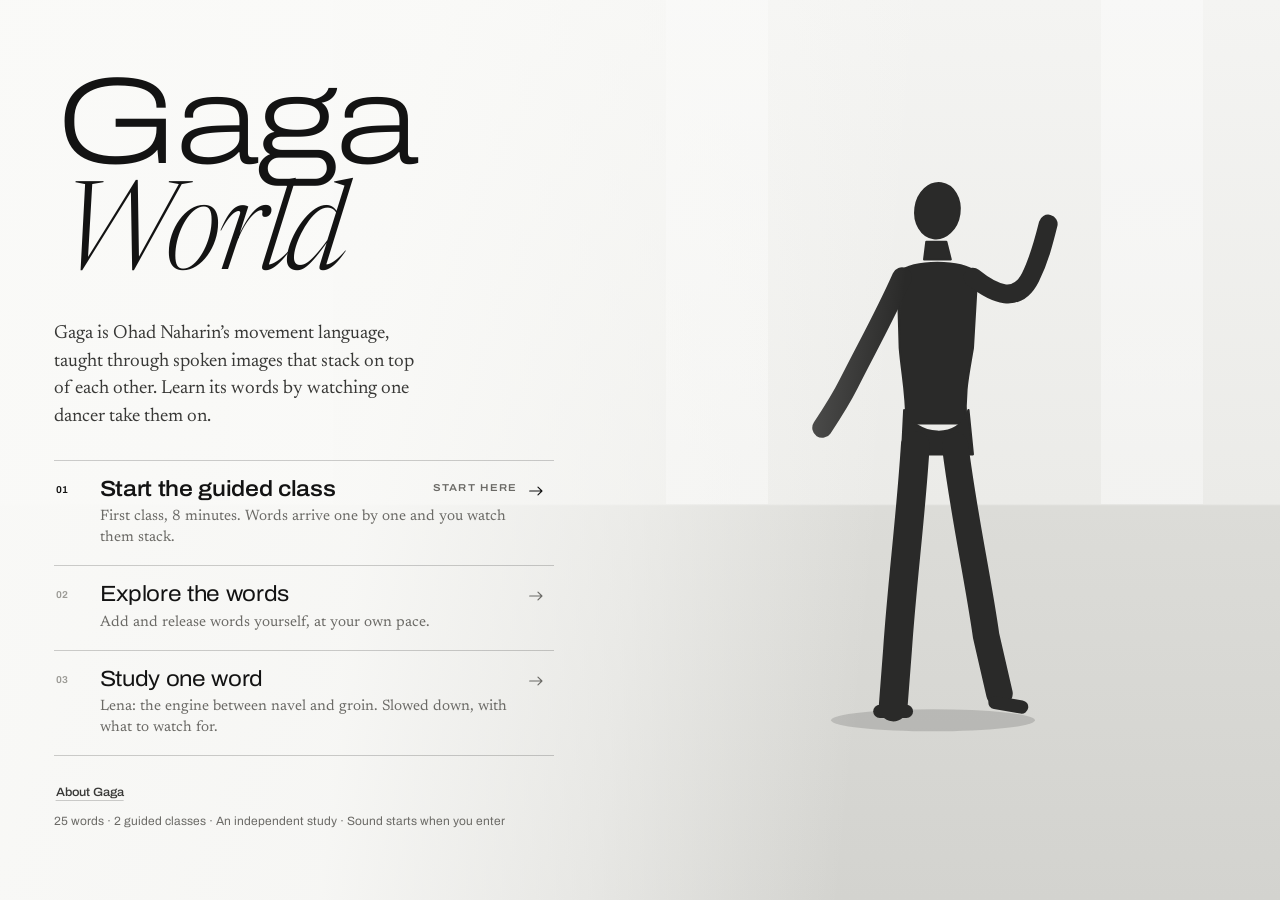
<file: dev/ui-test.html>
<!doctype html>
<html lang="en">
<head>
  <meta charset="utf-8">
  <title>UI test</title>
  <meta name="viewport" content="width=device-width, initial-scale=1, viewport-fit=cover">
  <link rel="preconnect" href="https://fonts.googleapis.com">
  <link rel="preconnect" href="https://fonts.gstatic.com" crossorigin>
  <link rel="stylesheet" href="https://fonts.googleapis.com/css2?family=Archivo:wdth,wght@62..125,100..900&family=Newsreader:ital,opsz,wght@0,6..72,300..600;1,6..72,300..600&display=swap">
  <link rel="stylesheet" href="../src/styles.css">
  <style>
    /* Static stand-in for the studio: a grey room and a dark figure, so composition can be judged. */
    .fake-stage { position: fixed; inset: 0; background: linear-gradient(180deg, #f4f4f2 0%, #ebebe8 56%, #dcdcd8 56.2%, #d3d3cf 100%); overflow: hidden; }
    .fake-stage::before { content: ''; position: absolute; left: 0; right: 0; top: 0; height: 56%; background: repeating-linear-gradient(90deg, transparent 0 18%, rgba(255,255,255,.55) 18% 26%, transparent 26% 34%); opacity: .7; }
    .fake-stage svg { position: absolute; left: 50%; top: 50%; height: 64vh; translate: -50% -50%; filter: blur(.4px); transition: left 1.1s cubic-bezier(.22,.61,.36,1), top 1.1s cubic-bezier(.22,.61,.36,1), height 1.1s cubic-bezier(.22,.61,.36,1); }
    .fake-stage .free { position: absolute; border: 1px dashed rgba(0,0,0,.18); display: none; }
    body.show-free .fake-stage .free { display: block; }
    #log { position: fixed; right: 8px; bottom: 8px; z-index: 99; font: 10px/1.3 ui-monospace, monospace; color: #555; display: none; }
  </style>
</head>
<body>
  <div class="fake-stage" aria-hidden="true">
    <div class="free"></div>
    <svg viewBox="0 0 120 260">
      <ellipse cx="60" cy="252" rx="46" ry="5" fill="rgba(0,0,0,.14)"/>
      <g fill="#2a2a29" stroke="#2a2a29" stroke-linecap="round" stroke-linejoin="round">
        <ellipse cx="62" cy="22" rx="10" ry="12.5" transform="rotate(8 62 22)"/>
        <path d="M57 36 L66 36 L68 44 L56 44 Z"/>
        <path d="M44 50 C52 44 72 44 80 50 L78 84 C76 96 74 104 75 118 L48 118 C48 104 46 96 45 84 Z"/>
        <path d="M47 112 C52 124 72 126 76 112 L78 132 L46 132 Z"/>
        <path d="M46 52 C38 70 30 84 22 100 C18 108 14 114 10 120" stroke-width="9" fill="none"/>
        <path d="M78 52 C88 60 98 64 104 52 C108 44 110 36 112 28" stroke-width="8.5" fill="none"/>
        <path d="M52 128 C50 160 46 190 44 220 L42 246" stroke-width="13" fill="none"/>
        <path d="M70 128 C74 160 80 186 84 214 L90 240" stroke-width="12" fill="none"/>
        <path d="M36 248 L48 248" stroke-width="6"/><path d="M88 244 L100 246" stroke-width="6"/>
      </g>
    </svg>
  </div>
  <div id="ui" class="ui"></div>
  <pre id="log"></pre>
  <script type="module">
    import { VOCAB, CLASS_SCRIPTS } from '../src/vocab.js';
    import { createUI } from '../src/ui/ui.js';
    import { createAudio } from '../src/ui/audio.js';

    const params = new URLSearchParams(location.search);
    if (params.get('free')) document.body.classList.add('show-free');
    const state = params.get('state') || 'entry';
    const log = (window.__log = []);
    const rec = (who, name, args) => log.push([who, name, ...args]);
    if (params.get('fresh') !== '0') { try { localStorage.removeItem('gaga-world:settings:v1'); localStorage.removeItem('gaga-world:coach:v1'); } catch {} }

    // ---- mock engine: same API as src/motion/engine.js, simple linear envelopes ----
    function createMockEngine(vocab) {
      const known = new Set(vocab.map((v) => v.id));
      const layers = new Map();
      const subs = new Map();
      let t = 0, accentT = 0;
      const emit = (e, p) => subs.get(e)?.forEach((cb) => cb(p));
      const list = () => [...layers.values()].sort((a, b) => a.addedAt - b.addedAt).map((L) => ({ ...L }));
      const api = {
        addPerformer(fig, o) { rec('engine', 'addPerformer', [o]); return 1; },
        removePerformer(id) { rec('engine', 'removePerformer', [id]); },
        setLayer(id, target) {
          rec('engine', 'setLayer', [id, target]);
          if (!known.has(id)) return;
          target = Math.min(1, Math.max(0, Number(target) || 0));
          let L = layers.get(id);
          if (!L) { if (target <= 0) return; L = { id, target: 0, value: 0, addedAt: t + layers.size * 1e-6 }; layers.set(id, L); }
          L.target = target;
          emit('layers', list());
        },
        toggleLayer(id, d = 0.7) {
          rec('engine', 'toggleLayer', [id]);
          const L = layers.get(id);
          api.setLayer(id, L && L.target > 0 ? 0 : d);
        },
        releaseAll() { rec('engine', 'releaseAll', []); for (const L of layers.values()) L.target = 0; emit('layers', list()); },
        getLayers: list,
        accent(id) { rec('engine', 'accent', [id]); accentT = 1; },
        getActivity() {
          let e = 0; for (const L of layers.values()) e += L.value * 0.45;
          e = Math.min(1, 0.12 + e + accentT * 0.5);
          return { regions: { center: e, pelvis: e, spine: e, arms: e, hands: e, legs: e, feet: e, head: e, flesh: e }, energy: e, tempo: 0.4 + e, dominant: list().slice(-1)[0]?.id || null };
        },
        getGlowPoints() { return []; },
        getFleshParams() { return { gain: 0.5, stiffness: 1, damping: 0.5 }; },
        update(dt) {
          t += dt; accentT = Math.max(0, accentT - dt * 1.5);
          for (const [id, L] of layers) {
            const rate = L.value < L.target ? dt / 1.3 : dt / 2.2;
            L.value = L.value < L.target ? Math.min(L.target, L.value + rate) : Math.max(L.target, L.value - rate);
            if (L.target <= 0 && L.value <= 0.0005) { layers.delete(id); emit('layers', list()); }
          }
        },
        on(e, cb) { if (!subs.has(e)) subs.set(e, new Set()); subs.get(e).add(cb); return () => subs.get(e).delete(cb); },
      };
      return api;
    }

    function createMockCameras() {
      const subs = new Set(), studySubs = new Set();
      const modes = ['orbit', 'walk', 'join', 'director'];
      const cam = {
        mode: 'orbit',
        studyViews: [['three', 'Three-quarter'], ['front', 'Front'], ['side', 'Side'], ['back', 'Back'], ['overhead', 'Overhead'], ['hands', 'Hands'], ['feet', 'Feet'], ['spine', 'Spine'], ['pelvis', 'Pelvis']].map(([id, label]) => ({ id, label })),
        study(v) { rec('cameras', 'study', [v]); if (cam.mode !== 'orbit') { cam.mode = 'orbit'; subs.forEach((cb) => cb('orbit')); } studySubs.forEach((cb) => cb(v)); },
        setMode(m) { rec('cameras', 'setMode', [m]); if (!modes.includes(m)) return; cam.mode = m; subs.forEach((cb) => cb(m)); },
        cycle() { rec('cameras', 'cycle', []); cam.setMode(modes[(modes.indexOf(cam.mode) + 1) % modes.length]); },
        focus(b) { rec('cameras', 'focus', [b]); },
        update() {},
        // Mock framing: centre the stand-in dancer in the area the UI leaves free, as the real camera will.
        setInsets(ins) {
          rec('cameras', 'setInsets', [ins.top, ins.right, ins.bottom, ins.left]);
          const W = innerWidth, H = innerHeight, svg = document.querySelector('.fake-stage svg'), box = document.querySelector('.fake-stage .free');
          const x0 = ins.left, x1 = W - ins.right, y0 = ins.top, y1 = H - ins.bottom;
          const h = Math.max(120, Math.min(H * 0.64, (y1 - y0) * 0.9));
          Object.assign(svg.style, { left: `${(x0 + x1) / 2}px`, top: `${(y0 + y1) / 2}px`, height: `${h}px` });
          Object.assign(box.style, { left: `${x0}px`, top: `${y0}px`, width: `${x1 - x0}px`, height: `${y1 - y0}px` });
        },
        on(e, cb) { if (e === 'mode') subs.add(cb); if (e === 'study') studySubs.add(cb); },
      };
      return cam;
    }

    // Mock of the integrator's app object (src/main.js): dancer-time controls.
    function createMockApp(cameras, vocab) {
      const app = {
        speed: 1, paused: false, trails: false,
        setSpeed(x) { rec('app', 'setSpeed', [x]); app.speed = [0.25, 0.5, 1].includes(x) ? x : 1; },
        setPaused(p) { rec('app', 'setPaused', [!!p]); app.paused = !!p; },
        step() { rec('app', 'step', []); app.paused = true; app._step = (app._step || 0) + 1 / 30; },
        setTrails(on) { rec('app', 'setTrails', [!!on]); app.trails = !!on; },
        study(v) { rec('app', 'study', [v]); cameras.study(v); },
        show(id) {
          rec('app', 'show', [id]);
          const v = vocab.find((w) => w.id === id); if (!v) return null;
          const p = v.show || { view: 'three', speed: 1 };
          app.speed = p.speed; app.paused = false; app.trails = !!p.trails; cameras.study(p.view);
          return p;
        },
      };
      return app;
    }

    const wrap = (who, obj) => new Proxy(obj, {
      get(target, key) {
        const v = target[key];
        if (typeof v !== 'function' || key === 'update') return v;
        return (...args) => { rec(who, String(key), args.map((a) => (typeof a === 'string' || typeof a === 'number' || typeof a === 'boolean' ? a : typeof a))); return v.apply(target, args); };
      },
    });

    const engine = createMockEngine(VOCAB);
    const cameras = createMockCameras();
    const figures = [0, 1].map((i) => ({ setMaterial: (m) => rec('figure' + i, 'setMaterial', [m]) }));
    const post = { setQuality: (q) => rec('post', 'setQuality', [q]) };
    const studio = { setQuality: (q) => rec('studio', 'setQuality', [q]) };
    const audio = wrap('audio', createAudio());
    const app = createMockApp(cameras, VOCAB);

    const ui = createUI({ vocab: VOCAB, scripts: CLASS_SCRIPTS, engine, cameras, audio, figures, post, studio, app });
    ui.on('settings', (s, key) => rec('ui', 'settings', [key, String(s[key])]));
    ui.on('enter', () => rec('ui', 'enter', []));
    window.__ui = ui; window.__engine = engine; window.__cameras = cameras; window.__app = app;

    const sim = (seconds, step = 0.05) => {
      for (let s = 0; s < seconds; s += step) { ui.update(step); engine.update(step, s); }
    };

    // ---- staged states for screenshots ----
    const stage = {
      entry() {},
      explore() { ui.begin('explore'); },
      coach2() { ui.begin('explore'); setTimeout(() => document.querySelector('.word[data-id="lena"] .word-btn').click(), 1200); },
      empty() { ui.enter(); },
      study() { ui.begin('study'); sim(1.5); },
      layers() {
        ui.enter();
        engine.setLayer('float', 0.62); sim(1.2);
        engine.setLayer('lena', 0.8); sim(1.4);
        engine.setLayer('snake', 0.5); sim(0.9);
        ui.openCard(params.get('card') || 'lena');
      },
      releasing() {
        ui.enter();
        engine.setLayer('float', 0.6); engine.setLayer('lunas', 0.7); engine.setLayer('shake', 0.9); engine.setLayer('thick', 0.4); sim(3);
        setTimeout(() => engine.setLayer('lunas', 0), Number(params.get('at') || 2300));
      },
      teach() {
        ui.begin('class');
        const until = Number(params.get('t') || 96);
        for (let s = 0; s < until; s += 0.25) { ui.update(0.25); engine.update(0.25, s); }
      },
      countdown() {
        ui.begin('class');
        for (let s = 0; s < 450; s += 0.25) { ui.update(0.25); engine.update(0.25, s); }
        let n = 0;
        const iv = setInterval(() => { ui.update(0.25); engine.update(0.25, 0); if (++n > 44) clearInterval(iv); }, 60);
      },
      settings() { ui.enter(); engine.setLayer('float', 0.6); sim(2); ui.openPanel('settings'); },
      views() { ui.enter(); engine.setLayer('float', 0.6); sim(2); ui.openPanel('views'); },
      classes() { ui.enter(); ui.openPanel('classes'); },
      about() { ui.enter(); ui.openPanel('about'); },
      'entry-about'() { ui.openPanel('about'); },
      help() { ui.enter(); ui.openPanel('help'); },
      more() {
        ui.enter();
        engine.setLayer('float', 0.6); engine.setLayer('groove', 0.7); engine.setLayer('explosive', 0.5); sim(2.5);
        ui.setMore(true);
        setTimeout(() => ui.preview(params.get('pv') || 'groove'), 900);
      },
      accent() { ui.enter(); engine.setLayer('float', 0.6); engine.setLayer('explosive', 0.6); sim(2); ui.openCard('explosive'); },
      hidden() { ui.enter(); engine.setLayer('float', 0.6); sim(1); ui.setHidden(true); },
      map() { ui.enter(); engine.setLayer('lena', 0.7); engine.setLayer('snake', 0.5); sim(2); document.querySelector('.sb-btn[aria-label="Sensation map"]').click(); },
      join() { ui.enter(); engine.setLayer('float', 0.6); sim(1); cameras.setMode('join'); },
      release() {
        ui.begin('class');
        for (let s = 0; s < Number(params.get('t') || 85); s += 0.25) { ui.update(0.25); engine.update(0.25, s); }
      },
    };
    (stage[state] || stage.entry)();

    let last = performance.now();
    function frame(now) {
      const dt = Math.min(Math.max((now - last) / 1000, 0), 1 / 20);
      last = now;
      ui.update(dt);
      const ddt = app.paused ? (app._step || 0) : dt * app.speed; app._step = 0;
      engine.update(ddt, now / 1000);
      audio.update(dt, engine.getActivity(), engine.getLayers());
      requestAnimationFrame(frame);
    }
    requestAnimationFrame(frame);
    if (params.get('log')) { const el = document.getElementById('log'); el.style.display = 'block'; setInterval(() => { el.textContent = log.slice(-14).map((r) => r.join(' ')).join('\n'); }, 300); }
  </script>
</body>
</html>
</file>
<file: src/styles.css>
/* Gaga World: interface styles. OWNER: builder D.
   One light world: ink on paper, a few warm and cool greys, translucent paper surfaces over the studio.
   Type: Archivo (variable width; active words widen as the body takes them on) and Newsreader (cues and reading).
   Layout: left column = what is happening, right column = what you can do, bottom centre = how you watch.
   The middle of the frame stays clear for the dancer. */

:root {
  --paper: #fbfbfa;
  --glass: rgba(249, 249, 247, 0.74);
  --glass-hi: rgba(251, 251, 250, 0.92);
  --ink: #131313;
  --ink-2: #383836;
  --ink-3: #6b6a66;
  --ink-4: #9c9b96;
  --ink-5: #c8c7c2;
  --rule: rgba(19, 19, 19, 0.1);
  --rule-2: rgba(19, 19, 19, 0.2);
  --wash: rgba(19, 19, 19, 0.05);
  --halo: rgba(251, 251, 250, 0.92);

  --sans: 'Archivo', 'Helvetica Neue', Helvetica, Arial, sans-serif;
  --serif: 'Newsreader', 'Iowan Old Style', 'Palatino Linotype', Georgia, serif;

  /* Type scale */
  --fs-micro: 10px;
  --fs-small: 12px;
  --fs-ui: 13px;
  --fs-body: 15px;
  --fs-word: 15px;
  --fs-read: 15.5px;
  --fs-lead: 18px;
  --fs-h2: 40px;

  --ease: cubic-bezier(0.22, 0.61, 0.36, 1);
  --ease-out: cubic-bezier(0.16, 1, 0.3, 1);
  --t-slow: 640ms;
  --t-med: 360ms;
  --t-fast: 180ms;

  --gl: max(28px, env(safe-area-inset-left, 0px));
  --gr: max(28px, env(safe-area-inset-right, 0px));
  --gt: max(20px, env(safe-area-inset-top, 0px));
  --gb: max(20px, env(safe-area-inset-bottom, 0px));
  --top-h: 44px;
  --col-top: calc(var(--gt) + var(--top-h) + 14px);
  --col-bottom: calc(var(--gb) + var(--sb-h, 52px) + 14px);
  --col-l: 316px;
  --col-r: 304px;
  --card-w: 364px;
  --radius: 10px;
  --shadow: inset 0 1px 0 rgba(255, 255, 255, 0.75), 0 0 0 1px rgba(19, 19, 19, 0.06), 0 22px 50px -30px rgba(19, 19, 19, 0.32), 0 2px 8px -4px rgba(19, 19, 19, 0.1);
  --blur: blur(22px) saturate(1.08);
  color-scheme: light;
}

*, *::before, *::after { box-sizing: border-box; }
html, body {
  margin: 0;
  height: 100%;
  overflow: hidden;
  background: #e8e8e5;
  color: var(--ink);
  font-family: var(--sans);
  -webkit-font-smoothing: antialiased;
  -moz-osx-font-smoothing: grayscale;
}
#stage { position: fixed; inset: 0; width: 100%; height: 100%; display: block; outline: none; touch-action: none; }
button { font: inherit; color: inherit; background: none; border: 0; margin: 0; padding: 0; cursor: pointer; -webkit-tap-highlight-color: transparent; }
button:disabled { cursor: default; opacity: 0.35; }
a { color: inherit; }
ul, ol { margin: 0; padding: 0; }

.ui :where(button, a, input, [tabindex]):focus { outline: none; }
.ui :where(button, a, input):focus-visible { outline: 1.5px solid var(--ink); outline-offset: 2px; border-radius: 6px; }

/* ---------------------------------------------------------------------------------------------
   Root layer and shared parts
   --------------------------------------------------------------------------------------------- */

.ui { position: fixed; inset: 0; z-index: 10; pointer-events: none; font-size: var(--fs-ui); line-height: 1.4; }
.chrome > * { pointer-events: auto; }
.panel, .pop, .sheet-modal, .preview, .toast, .show-ui, .top-actions, .coach {
  background: var(--glass);
  -webkit-backdrop-filter: var(--blur);
  backdrop-filter: var(--blur);
  box-shadow: var(--shadow);
}
.eyebrow {
  margin: 0;
  font-size: var(--fs-micro);
  font-weight: 600;
  font-stretch: 112%;
  letter-spacing: 0.13em;
  text-transform: uppercase;
  line-height: 1.3;
  color: var(--ink-3);
}
.eyebrow.ink { color: var(--ink); }
.ico-wrap { display: inline-grid; place-items: center; flex: none; }
.ico { width: 18px; height: 18px; fill: none; stroke: currentColor; stroke-width: 1.3; stroke-linecap: round; stroke-linejoin: round; overflow: visible; }
.ico .f { fill: currentColor; stroke: none; }
.ico .f2 { fill: currentColor; fill-opacity: 0.22; }

.ui.is-pre .chrome > :not(.about):not(.scrim) { opacity: 0 !important; visibility: hidden !important; transition: none !important; }
.chrome > * { transition: opacity var(--t-slow) var(--ease), visibility 0s linear 0s; }
.ui.is-hidden .chrome > * { opacity: 0 !important; visibility: hidden; pointer-events: none; transition: opacity 500ms var(--ease), visibility 0s linear 500ms; }

@keyframes rise { from { opacity: 0; transform: translateY(10px); } to { opacity: 1; transform: none; } }
@keyframes drop { from { opacity: 0; transform: translateY(-8px); } to { opacity: 1; transform: none; } }
@keyframes side-in-l { from { opacity: 0; transform: translateX(-10px); } to { opacity: 1; transform: none; } }
@keyframes side-in-r { from { opacity: 0; transform: translateX(10px); } to { opacity: 1; transform: none; } }
.ui.is-entering .topbar { animation: drop 900ms var(--ease-out) 300ms both; }
.ui.is-entering .stack { animation: side-in-l 1s var(--ease-out) 550ms both; }
.ui.is-entering .rail { animation: side-in-r 1s var(--ease-out) 450ms both; }
.ui.is-entering .studybar { animation: rise 1s var(--ease-out) 650ms both; }

/* Buttons */
.btn {
  display: inline-flex; align-items: center; justify-content: center; gap: 8px;
  height: 38px; padding: 0 16px; border-radius: 19px;
  font-size: var(--fs-ui); font-weight: 540; font-stretch: 106%; white-space: nowrap; text-decoration: none;
  transition: background var(--t-med) var(--ease), color var(--t-med) var(--ease), box-shadow var(--t-med) var(--ease);
}
.btn .ico { width: 16px; height: 16px; }
.btn-solid { background: var(--ink); color: var(--paper); }
.btn-solid:hover { background: #000; }
.btn-line { box-shadow: inset 0 0 0 1px var(--rule-2); color: var(--ink); }
.btn-line:hover { background: var(--wash); box-shadow: inset 0 0 0 1px var(--ink-4); }
.btn-icon { width: 36px; height: 36px; border-radius: 50%; display: inline-grid; place-items: center; color: var(--ink-2); flex: none; transition: background var(--t-med) var(--ease), color var(--t-med) var(--ease); }
.btn-icon:hover { background: var(--wash); color: var(--ink); }
.btn-icon[aria-expanded='true'] { background: var(--ink); color: var(--paper); }
.btn-text {
  display: inline-flex; align-items: center; gap: 6px;
  font-size: var(--fs-small); font-weight: 540; font-stretch: 106%; color: var(--ink-2);
  padding: 6px 2px;
  text-decoration: underline; text-decoration-color: var(--rule-2); text-decoration-thickness: 1px; text-underline-offset: 4px;
  transition: color var(--t-fast) var(--ease), text-decoration-color var(--t-fast) var(--ease);
}
.btn-text:hover { color: var(--ink); text-decoration-color: var(--ink); }
.btn-text:disabled { opacity: 1; color: var(--ink-5); text-decoration-color: transparent; }
.btn-text .ico { width: 15px; height: 15px; }

/* ---------------------------------------------------------------------------------------------
   Entry
   --------------------------------------------------------------------------------------------- */

.entry {
  position: fixed; inset: 0; z-index: 30;
  display: flex; align-items: center;
  padding: var(--gt) var(--gr) var(--gb) calc(var(--gl) + 2vw);
  pointer-events: auto;
  transition: opacity 900ms var(--ease), visibility 0s linear 900ms;
}
.entry-wash {
  position: absolute; inset: 0;
  background: linear-gradient(96deg, rgba(250, 250, 248, 0.96) 0%, rgba(250, 250, 248, 0.9) 30%, rgba(250, 250, 248, 0.5) 50%, rgba(250, 250, 248, 0) 68%);
}
.entry-inner { position: relative; width: min(500px, 100%); transition: transform 900ms var(--ease); }
.entry-title { margin: 0; display: flex; flex-direction: column; font-size: clamp(72px, 9.6vw, 148px); line-height: 0.86; font-weight: 300; letter-spacing: -0.035em; }
.entry-a { font-weight: 240; font-stretch: 125%; }
.entry-b { font-family: var(--serif); font-style: italic; font-weight: 300; letter-spacing: -0.03em; padding-left: 0.05em; margin-top: 0.1em; }
.entry-line { margin: 26px 0 30px; max-width: 36ch; font-family: var(--serif); font-size: 19px; line-height: 1.45; color: var(--ink-2); }
.paths { display: grid; border-top: 1px solid var(--rule-2); }
.path {
  position: relative;
  display: grid; grid-template-columns: 34px 1fr 24px; align-items: start; gap: 0 10px;
  padding: 16px 6px 17px 2px;
  border-bottom: 1px solid var(--rule-2);
  text-align: left;
  transition: background var(--t-med) var(--ease), padding var(--t-med) var(--ease-out);
}
.path-n { padding-top: 6px; font-size: var(--fs-micro); font-weight: 640; font-variant-numeric: tabular-nums; letter-spacing: 0.06em; color: var(--ink-4); }
.path-text { display: grid; gap: 4px; }
.path-title { font-size: 22px; line-height: 1.15; font-weight: 400; font-stretch: 110%; letter-spacing: -0.015em; color: var(--ink); transition: font-weight var(--t-slow) var(--ease); }
.path-desc { font-family: var(--serif); font-size: 15px; line-height: 1.4; color: var(--ink-3); }
.path-arrow { margin-top: 5px; color: var(--ink-3); transition: transform var(--t-med) var(--ease-out), color var(--t-med) var(--ease); }
.path:hover { background: rgba(255, 255, 255, 0.5); padding-left: 8px; }
.path:hover .path-title { font-weight: 520; }
.path:hover .path-arrow { transform: translateX(4px); color: var(--ink); }
.path.is-primary .path-title { font-weight: 560; }
.path.is-primary .path-n { color: var(--ink); }
.path.is-primary .path-arrow { color: var(--ink); }
.path.is-primary::before { content: 'Start here'; position: absolute; right: 36px; top: 20px; font-size: var(--fs-micro); font-weight: 600; font-stretch: 112%; letter-spacing: 0.13em; text-transform: uppercase; color: var(--ink-3); }
.entry-meta { display: flex; align-items: center; flex-wrap: wrap; gap: 6px 18px; margin: 22px 0 0; font-size: var(--fs-small); color: var(--ink-3); }
.entry.is-leaving { opacity: 0; visibility: hidden; pointer-events: none; }
.entry.is-leaving .entry-inner { transform: translateY(-12px); }

/* ---------------------------------------------------------------------------------------------
   Top bar
   --------------------------------------------------------------------------------------------- */

.topbar { position: fixed; z-index: 20; top: var(--gt); left: var(--gl); right: var(--gr); display: flex; align-items: center; justify-content: space-between; gap: 12px; pointer-events: none !important; }
.topbar > * { pointer-events: auto; }
.brand { display: flex; align-items: baseline; gap: 0.3em; padding: 0 4px; font-size: 17px; line-height: 1; text-shadow: 0 0 14px var(--halo); user-select: none; }
.brand-a { font-weight: 680; font-stretch: 125%; letter-spacing: -0.01em; }
.brand-b { font-family: var(--serif); font-style: italic; font-size: 1.14em; }
.top-actions { display: flex; align-items: center; gap: 2px; height: var(--top-h); padding: 4px; border-radius: calc(var(--top-h) / 2); }
.vrule { width: 1px; height: 18px; background: var(--rule-2); margin: 0 4px; }
.btn-top {
  display: inline-flex; align-items: center; gap: 8px; height: 36px; padding: 0 14px; border-radius: 18px;
  font-size: var(--fs-ui); font-weight: 540; font-stretch: 106%; color: var(--ink);
  transition: background var(--t-med) var(--ease), color var(--t-med) var(--ease);
}
.btn-top:hover { background: var(--wash); }
.btn-class { font-weight: 600; }
.class-dot { width: 7px; height: 7px; border-radius: 50%; box-shadow: inset 0 0 0 1.3px currentColor; }
.btn-class.is-on { background: var(--ink); color: var(--paper); }
.btn-class.is-on .class-dot { background: currentColor; animation: pulse-dot 2.4s ease-in-out infinite; }
.ui.is-paused .btn-class.is-on .class-dot { animation: none; background: transparent; }
@keyframes pulse-dot { 0%, 100% { opacity: 1; } 50% { opacity: 0.35; } }
.qmark { font-family: var(--serif); font-style: italic; font-size: 19px; line-height: 1; transform: translateY(-1px); }

/* ---------------------------------------------------------------------------------------------
   Left column: Now in the body
   --------------------------------------------------------------------------------------------- */

.stack {
  position: fixed; z-index: 20;
  left: var(--gl); top: var(--col-top); width: var(--col-l);
  max-height: calc(100vh - var(--col-top) - var(--col-bottom));
  display: flex; flex-direction: column; border-radius: var(--radius); overflow: hidden;
}
.ui.is-teaching .stack { max-height: calc(100vh - var(--col-top) - var(--col-bottom) - var(--lesson-h, 236px) - 12px); }
.stack-head { display: flex; flex-wrap: wrap; align-items: center; gap: 4px 10px; width: 100%; padding: 14px 14px 12px 18px; text-align: left; flex: none; }
.stack-count {
  min-width: 20px; height: 20px; padding: 0 6px; border-radius: 10px; display: inline-grid; place-items: center;
  font-size: 11px; font-weight: 640; font-variant-numeric: tabular-nums; background: var(--ink); color: var(--paper);
}
.stack.is-empty .stack-count { background: transparent; color: var(--ink-3); box-shadow: inset 0 0 0 1px var(--rule-2); }
.stack-chev { margin-left: auto; color: var(--ink-3); transition: transform var(--t-med) var(--ease); }
.stack.is-folded .stack-chev { transform: rotate(-90deg); }
.stack-summary { display: none; flex-basis: 100%; font-family: var(--serif); font-style: italic; font-size: 14px; color: var(--ink-2); white-space: nowrap; overflow: hidden; text-overflow: ellipsis; }
.stack.is-folded .stack-summary { display: block; }
.stack-body { overflow-y: auto; overscroll-behavior: contain; scrollbar-width: thin; scrollbar-color: var(--rule-2) transparent; padding: 0 18px; min-height: 0; }
.stack.is-folded .stack-body { display: none; }
.stack-empty { margin: 0 0 16px; display: grid; gap: 8px; font-family: var(--serif); font-size: var(--fs-read); line-height: 1.45; color: var(--ink-2); }
.stack-hint { font-family: var(--sans); font-size: var(--fs-small); color: var(--ink-3); }
.stack:not(.is-empty) .stack-empty { display: none; }
.stack-list { list-style: none; }
.stack-foot { display: flex; align-items: center; justify-content: space-between; gap: 12px; padding: 8px 0 12px; border-top: 1px solid var(--rule); }
.stack.is-empty .stack-foot { display: none; }
.stack-note { font-size: 11px; line-height: 1.35; color: var(--ink-3); }

.layer { display: grid; grid-template-rows: 1fr; transition: grid-template-rows 520ms var(--ease-out), opacity 520ms var(--ease); }
.layer.is-entering, .layer.is-leaving { grid-template-rows: 0fr; opacity: 0; }
.layer-inner { overflow: hidden; min-height: 0; display: grid; grid-template-columns: 24px 1fr; border-top: 1px solid var(--rule); }
.layer:first-child .layer-inner { border-top-color: transparent; }
.layer-idx { padding-top: 14px; font-size: var(--fs-micro); font-weight: 640; font-variant-numeric: tabular-nums; color: var(--ink-4); }
.layer-main { padding: 8px 0 6px; min-width: 0; }
.layer-line { display: flex; align-items: center; gap: 8px; min-width: 0; }
.layer-word {
  flex: 1 1 auto; min-width: 0; text-align: left;
  font-size: 19px; line-height: 1.2; font-weight: 360; font-stretch: 96%; letter-spacing: -0.012em;
  white-space: nowrap; overflow: hidden; text-overflow: ellipsis;
  transition: color var(--t-slow) var(--ease);
}
.layer-word:hover { text-decoration: underline; text-decoration-thickness: 1px; text-underline-offset: 4px; text-decoration-color: var(--rule-2); }
.layer-val { flex: none; min-width: 24px; text-align: right; font-size: 11px; font-weight: 600; font-variant-numeric: tabular-nums; color: var(--ink-3); }
.layer-x { flex: none; width: 28px; height: 28px; margin-right: -6px; border-radius: 50%; display: grid; place-items: center; color: var(--ink-3); transition: background var(--t-fast) var(--ease), color var(--t-fast) var(--ease); }
.layer-x .ico { width: 14px; height: 14px; }
.layer-x:hover { background: var(--wash); color: var(--ink); }
.layer-dialrow { display: flex; align-items: center; gap: 10px; }
.layer-dialrow .dial { flex: 1 1 auto; min-width: 0; }
.layer-tag { flex: none; font-size: 9px; font-weight: 640; font-stretch: 112%; letter-spacing: 0.12em; text-transform: uppercase; color: var(--ink-4); }
.layer-tag:empty { display: none; }
.layer.is-releasing .layer-word { color: var(--ink-4); }
.layer.is-releasing .layer-val { font-family: var(--serif); font-style: italic; font-weight: 400; font-size: 12.5px; color: var(--ink-4); }
.layer.is-releasing .layer-x { visibility: hidden; }

/* Dial: the thumb is the target you set; the ink line is the body arriving there, or leaving. */
.dial { position: relative; height: 24px; }
.dial-track, .dial-env { position: absolute; left: 7px; right: 7px; top: 50%; pointer-events: none; }
.dial-track { height: 1px; background: var(--rule-2); }
.dial-env { height: 3px; margin-top: -1px; border-radius: 2px; background: var(--ink); transform-origin: left center; transform: scaleX(0); }
.vol-dial .dial-track { background: linear-gradient(90deg, var(--ink) calc(var(--vt, 0.7) * 100%), var(--rule-2) 0); height: 2px; margin-top: -0.5px; }
.dial-input { position: absolute; inset: 0; width: 100%; height: 100%; margin: 0; background: transparent; -webkit-appearance: none; appearance: none; cursor: pointer; touch-action: none; }
.dial-input::-webkit-slider-runnable-track { height: 100%; background: transparent; border: 0; }
.dial-input::-moz-range-track { height: 100%; background: transparent; border: 0; }
.dial-input::-webkit-slider-thumb {
  -webkit-appearance: none; appearance: none; width: 14px; height: 14px; margin-top: 5px; border-radius: 50%;
  background: var(--paper); border: 1.5px solid var(--ink); box-shadow: 0 1px 4px rgba(19, 19, 19, 0.18);
  transition: transform var(--t-fast) var(--ease);
}
.dial-input::-moz-range-thumb { width: 11px; height: 11px; border-radius: 50%; background: var(--paper); border: 1.5px solid var(--ink); }
.dial-input:hover::-webkit-slider-thumb, .dial-input:active::-webkit-slider-thumb { transform: scale(1.18); }
.layer.is-releasing .dial-input::-webkit-slider-thumb { border-color: var(--ink-4); }

/* ---------------------------------------------------------------------------------------------
   Left column, lower: class captions
   --------------------------------------------------------------------------------------------- */

.lesson {
  position: fixed; z-index: 19;
  left: var(--gl); bottom: var(--col-bottom); width: var(--col-l);
  padding: 16px 18px 10px;
  border-radius: var(--radius);
  opacity: 0; visibility: hidden; transform: translateY(8px);
  transition: opacity 700ms var(--ease), transform 800ms var(--ease-out), visibility 0s linear 700ms;
}
.ui.is-teaching .lesson { opacity: 1; visibility: visible; transform: none; transition: opacity 700ms var(--ease), transform 800ms var(--ease-out), visibility 0s; }
.subs { display: flex; flex-direction: column; gap: 8px; min-height: 64px; justify-content: flex-end; }
.sub { margin: 0; font-family: var(--serif); font-style: italic; font-weight: 400; font-size: 23px; line-height: 1.26; letter-spacing: -0.004em; color: var(--ink); text-wrap: pretty; transition: font-size 700ms var(--ease), opacity 700ms var(--ease), color 700ms var(--ease); }
.sub[data-age='1'] { font-size: 15px; line-height: 1.35; color: var(--ink-3); }
.sub[data-age='2'] { font-size: 13.5px; line-height: 1.35; color: var(--ink-4); opacity: 0.8; }
.sub[data-age='3'], .sub.is-gone { opacity: 0; font-size: 12px; }
.sub .w { display: inline-block; opacity: 0; transform: translateY(0.2em); animation: word-in 800ms var(--ease-out) forwards; animation-delay: var(--d, 0s); }
.sub .sep { display: inline-block; width: 0.3em; }
.sub-note { display: block; margin-top: 7px; font-family: var(--sans); font-style: normal; font-size: var(--fs-micro); font-weight: 640; font-stretch: 110%; letter-spacing: 0.12em; text-transform: uppercase; color: var(--ink-3); animation: word-in 700ms var(--ease-out) 300ms both; }
.sub[data-age='1'] .sub-note, .sub[data-age='2'] .sub-note { margin-top: 3px; font-size: 9px; }
@keyframes word-in { to { opacity: 1; transform: none; } }
.ui.is-paused .subs { opacity: 0.5; }
.subs { transition: opacity 500ms var(--ease); }
.cap-bar { position: relative; height: 1px; margin: 14px 0 0; background: var(--rule-2); }
.cap-fill { position: absolute; left: 0; right: 0; top: -0.5px; height: 2px; background: var(--ink); transform-origin: left center; transform: scaleX(0); }
.cap-foot { display: flex; align-items: center; gap: 8px; min-height: 34px; font-size: 11.5px; white-space: nowrap; }
.cap-live { width: 6px; height: 6px; border-radius: 50%; background: var(--ink); animation: pulse-dot 2.4s ease-in-out infinite; flex: none; }
.ui.is-paused .cap-live { animation: none; background: transparent; box-shadow: inset 0 0 0 1.2px var(--ink); }
.cap-title { font-weight: 640; font-stretch: 108%; overflow: hidden; text-overflow: ellipsis; min-width: 0; }
.cap-state { font-family: var(--serif); font-style: italic; font-size: 13px; color: var(--ink-3); }
.cap-state:empty { display: none; }
.cap-time { font-variant-numeric: tabular-nums; color: var(--ink-3); }
.cap-btns { display: flex; gap: 12px; margin-left: auto; }

/* ---------------------------------------------------------------------------------------------
   Right column: words
   --------------------------------------------------------------------------------------------- */

.rail {
  position: fixed; z-index: 20;
  right: var(--gr); top: var(--col-top); max-height: calc(100vh - var(--col-top) - var(--col-bottom)); width: var(--col-r);
  display: flex; flex-direction: column; border-radius: var(--radius); overflow: hidden;
  transition: opacity 420ms var(--ease), transform 600ms var(--ease-out), visibility 0s linear 0s;
}
.ui[data-panel='card'] .rail { opacity: 0; visibility: hidden; transform: translateX(10px); transition: opacity 300ms var(--ease), transform 500ms var(--ease-out), visibility 0s linear 300ms; }
.rail-head { display: flex; align-items: baseline; justify-content: space-between; gap: 10px; padding: 14px 16px 8px 18px; flex: none; border-bottom: 1px solid var(--rule); }
.rail-hint { font-size: 11px; color: var(--ink-3); }
.rail-scroll { flex: 1 1 auto; min-height: 0; overflow-y: auto; overscroll-behavior: contain; scrollbar-width: thin; scrollbar-color: var(--rule-2) transparent; padding: 0 8px 8px; }
.rail-coach { display: none; margin: 8px 0 4px; padding: 11px 14px 13px; border-radius: 8px; background: var(--ink); color: var(--paper); }
.rail-coach.is-on { display: block; animation: rise 520ms var(--ease-out) both; }
.rail-coach .coach-title { margin: 4px 0 3px; font-size: 16px; }
.rail-coach .coach-text { font-size: 14px; }
.group { display: grid; grid-template-columns: 64px 1fr; padding: 5px 0; }
.group-start .group-label { color: var(--ink); }
.group-start + .group { border-top-color: var(--rule-2); }
.group + .group { border-top: 1px solid var(--rule); }
.group-label { padding: 11px 6px 0 8px; font-size: 9px; font-weight: 600; font-stretch: 108%; letter-spacing: 0.12em; line-height: 1.35; text-transform: uppercase; color: var(--ink-4); }
.group-words { list-style: none; min-width: 0; }

.word { --v: 0; position: relative; display: flex; align-items: center; border-radius: 8px; transition: background var(--t-med) var(--ease), box-shadow var(--t-med) var(--ease); }
.word:hover { background: var(--wash); }
.word-btn {
  flex: 1 1 auto; min-width: 0;
  display: flex; align-items: center; gap: 10px;
  height: 32px; padding: 0 6px 0 6px; border-radius: 8px;
  text-align: left; font-size: var(--fs-word); color: var(--ink-2);
  transition: color var(--t-med) var(--ease);
}
.word-btn:hover { color: var(--ink); }
.ring { position: relative; width: 19px; height: 19px; border-radius: 50%; display: grid; place-items: center; flex: none; }
.ring::before {
  content: ''; position: absolute; inset: 0; border-radius: 50%;
  background: conic-gradient(var(--ink) calc(var(--v) * 360deg), var(--rule-2) 0);
  -webkit-mask: radial-gradient(farthest-side, transparent calc(100% - 1.5px), #000 calc(100% - 1.25px));
  mask: radial-gradient(farthest-side, transparent calc(100% - 1.5px), #000 calc(100% - 1.25px));
}
.ring-key { font-size: 9.5px; font-weight: 640; font-variant-numeric: tabular-nums; color: var(--ink-3); line-height: 1; }
.ring-key:empty::after { content: ''; width: 3px; height: 3px; border-radius: 50%; background: var(--ink-4); display: block; }
.word-name { display: inline-grid; min-width: 0; }
.word-name::after { content: attr(data-text); grid-area: 1 / 1; visibility: hidden; height: 0; overflow: hidden; font-weight: 620; font-stretch: 108%; white-space: nowrap; }
.word-text { grid-area: 1 / 1; white-space: nowrap; overflow: hidden; text-overflow: ellipsis; font-weight: 400; font-stretch: 100%; transition: font-weight var(--t-slow) var(--ease), font-stretch var(--t-slow) var(--ease); }
.word.is-on { background: rgba(255, 255, 255, 0.82); box-shadow: 0 0 0 1px var(--rule); }
.word.is-on .word-btn { color: var(--ink); }
.word.is-on .word-text { font-weight: 620; font-stretch: 108%; }
.word.is-on .ring-key, .word.is-live .ring-key { color: var(--ink); }
.word.is-tapped .ring { animation: tap-ring 560ms var(--ease-out); }
@keyframes tap-ring { 35% { transform: scale(1.22); } }
.word-info, .word-fire {
  flex: none; width: 30px; height: 30px; border-radius: 50%; display: grid; place-items: center; color: var(--ink-3);
  transition: opacity var(--t-fast) var(--ease), background var(--t-fast) var(--ease), color var(--t-fast) var(--ease);
}
.word-info .ico, .word-fire .ico { width: 15px; height: 15px; }
.word-info { opacity: 0; }
.word:hover .word-info, .word:focus-within .word-info, .ui.is-touch .word-info { opacity: 1; }
.word-info:hover, .word-fire:hover { background: var(--ink); color: var(--paper); }
.word.is-fired .word-fire, .card.is-fired .card-fire { animation: fired 650ms var(--ease-out); }
@keyframes fired { 25% { transform: scale(1.25) rotate(20deg); } }

.more-btn {
  display: flex; align-items: center; gap: 10px; width: 100%;
  margin-top: 6px; padding: 10px 8px; border-top: 1px solid var(--rule);
  font-size: var(--fs-ui); font-weight: 540; color: var(--ink-2); text-align: left;
}
.more-btn:hover { color: var(--ink); }
.more-btn .ico { width: 15px; height: 15px; }
.more-count { margin-left: auto; min-width: 20px; height: 18px; padding: 0 6px; border-radius: 9px; display: inline-grid; place-items: center; font-size: 10px; font-weight: 640; font-variant-numeric: tabular-nums; box-shadow: inset 0 0 0 1px var(--rule-2); color: var(--ink-3); }
.tier-2 { display: grid; grid-template-rows: 0fr; opacity: 0; transition: grid-template-rows 560ms var(--ease-out), opacity 460ms var(--ease); }
.tier-inner { overflow: hidden; min-height: 0; }
.rail.is-more .tier-2 { grid-template-rows: 1fr; opacity: 1; }
.rail:not(.is-more) .tier-2 { visibility: hidden; transition: grid-template-rows 460ms var(--ease-out), opacity 300ms var(--ease), visibility 0s linear 460ms; }

/* Hover preview, to the left of the list */
.preview {
  position: fixed; z-index: 26; left: 0; top: 0; width: 280px; padding: 15px 17px 13px;
  border-radius: var(--radius); background: var(--glass-hi);
  opacity: 0; visibility: hidden; transform: translateX(6px); pointer-events: none !important;
  transition: opacity 240ms var(--ease), transform 400ms var(--ease-out), visibility 0s linear 240ms;
}
.preview.is-on { opacity: 1; visibility: visible; transform: none; transition: opacity 240ms var(--ease), transform 400ms var(--ease-out), visibility 0s; }
.pv-word { margin: 6px 0 4px; font-size: 28px; line-height: 1; font-weight: 300; font-stretch: 116%; letter-spacing: -0.02em; }
.pv-gloss { margin: 0; font-family: var(--serif); font-style: italic; font-size: 16px; line-height: 1.35; color: var(--ink-2); }
.pv-cue { margin: 11px 0 0; padding-top: 10px; border-top: 1px solid var(--rule); font-family: var(--serif); font-size: 14.5px; line-height: 1.45; color: var(--ink-2); }
.pv-hint { margin: 10px 0 0; font-size: 11px; color: var(--ink-3); }

/* ---------------------------------------------------------------------------------------------
   Study card (right column)
   --------------------------------------------------------------------------------------------- */

.card {
  position: fixed; z-index: 24;
  right: var(--gr); top: var(--col-top); bottom: var(--col-bottom); width: var(--card-w);
  display: flex; flex-direction: column; border-radius: var(--radius); background: var(--glass-hi);
  opacity: 0; visibility: hidden; transform: translateX(14px); outline: none;
  transition: opacity 360ms var(--ease), transform 560ms var(--ease-out), visibility 0s linear 360ms;
}
.card.is-open { opacity: 1; visibility: visible; transform: none; transition: opacity 460ms var(--ease) 80ms, transform 660ms var(--ease-out) 80ms, visibility 0s; }
.card-top { display: flex; align-items: center; justify-content: space-between; padding: 8px 10px 0 16px; flex: none; }
.card-back { text-decoration: none; color: var(--ink-3); }
.card-back:hover { color: var(--ink); }
.card-scroll { flex: 1 1 auto; min-height: 0; overflow-y: auto; overscroll-behavior: contain; scrollbar-width: thin; scrollbar-color: var(--rule-2) transparent; padding: 4px 22px 18px; }
.card-head { padding-bottom: 4px; }
.card-word { margin: 6px 0 6px; font-size: var(--fs-h2); line-height: 1; font-weight: 300; font-stretch: 116%; letter-spacing: -0.03em; text-wrap: balance; transition: font-weight 800ms var(--ease); }
.card.is-active .card-word { font-weight: 440; }
.card-gloss { margin: 0; font-family: var(--serif); font-style: italic; font-size: var(--fs-lead); line-height: 1.32; color: var(--ink-2); }
.card-sec { margin-top: 18px; padding-top: 14px; border-top: 1px solid var(--rule); }
.card-sec > .eyebrow, .sec-head { margin-bottom: 9px; }
.sec-head { display: flex; align-items: center; justify-content: space-between; gap: 12px; }
.sec-head .eyebrow { margin: 0; }
.card-text { margin: 0; font-family: var(--serif); font-size: var(--fs-read); line-height: 1.52; color: var(--ink-2); }
.card-text.muted { color: var(--ink-3); }
.card-cue { margin: 14px 0 0; }
.card-cue blockquote { margin: 0; }
.card-cue blockquote p { margin: 0 0 6px; font-family: var(--serif); font-style: italic; font-size: 19px; line-height: 1.34; color: var(--ink); text-indent: -0.4em; }
.card-cue figcaption { font-size: 11px; color: var(--ink-3); }
.card-list { list-style: none; display: grid; gap: 7px; }
.card-list li { position: relative; padding-left: 18px; font-family: var(--serif); font-size: var(--fs-read); line-height: 1.45; color: var(--ink); }
.card-list li::before { content: ''; position: absolute; left: 2px; top: 0.62em; width: 7px; height: 1.3px; background: var(--ink); }
.card-list.is-questions li { font-style: italic; color: var(--ink-2); }
.card-list.is-questions li::before { width: 5px; height: 5px; top: 0.5em; border-radius: 50%; background: transparent; box-shadow: inset 0 0 0 1.2px var(--ink-3); }
.btn-show { height: 32px; padding: 0 13px; }
.note { margin-top: 12px; font-size: var(--fs-small); line-height: 1.5; color: var(--ink-3); }
.note summary { display: flex; align-items: baseline; gap: 8px; cursor: pointer; list-style: none; }
.note summary::-webkit-details-marker { display: none; }
.note summary::before { content: 'i'; flex: none; display: inline-grid; place-items: center; width: 15px; height: 15px; border-radius: 50%; box-shadow: inset 0 0 0 1px var(--ink-4); font-family: var(--serif); font-style: italic; font-size: 11px; line-height: 1; transform: translateY(2px); }
.note summary:hover { color: var(--ink); }
.note[open] summary { color: var(--ink-2); }
.note p { margin: 6px 0 0 23px; }
.source-sub { margin: 4px 0 0; font-size: 11.5px; line-height: 1.45; color: var(--ink-3); }
.feel { display: grid; grid-template-columns: 1fr auto; gap: 14px; align-items: start; }
.feel-text { color: var(--ink); }
.source { display: flex; align-items: flex-start; gap: 12px; }
.grade { flex: none; width: 26px; height: 26px; border-radius: 6px; display: grid; place-items: center; box-shadow: inset 0 0 0 1px var(--ink); font-size: 13px; font-weight: 640; }
.source .card-text { padding-top: 2px; font-size: 14.5px; }
.fine { margin: 18px 0 0; padding-top: 12px; border-top: 1px solid var(--rule); font-size: 11.5px; line-height: 1.5; color: var(--ink-3); }
.card-foot { flex: none; display: flex; align-items: center; gap: 14px; padding: 12px 16px 14px 22px; border-top: 1px solid var(--rule); }
.card-dial { flex: 1 1 auto; min-width: 0; display: none; }
.card-dial .eyebrow { font-size: 9.5px; color: var(--ink-4); }
.card.is-active .card-dial { display: block; }
.card-buttons { display: flex; gap: 8px; margin-left: auto; }
.card.has-fire.is-active .card-foot { flex-wrap: wrap; row-gap: 4px; }
.card.has-fire.is-active .card-dial { flex-basis: 100%; }

/* Body map */
.bodymap { display: flex; align-items: flex-end; gap: 8px; color: var(--ink); }
.bm-fig { margin: 0; display: flex; flex-direction: column; align-items: center; }
.bm-fig svg { display: block; height: 128px; width: auto; overflow: visible; }
.bm-fig figcaption { margin-top: 5px; font-size: 9px; font-weight: 600; font-stretch: 112%; letter-spacing: 0.14em; text-transform: uppercase; color: var(--ink-4); }
.bm-body { fill: rgba(19, 19, 19, 0.06); stroke: rgba(19, 19, 19, 0.46); stroke-width: 0.9; vector-effect: non-scaling-stroke; stroke-linejoin: round; }
.bm-limb { fill: rgba(236, 236, 233, 0.9); stroke: rgba(19, 19, 19, 0.4); stroke-width: 0.8; vector-effect: non-scaling-stroke; }
.bm-body.is-all, .bm-limb.is-all { fill: rgba(19, 19, 19, 0.14); }
.bm-dot { fill: var(--ink); }
.bm-halo { transform-box: fill-box; transform-origin: center; animation: bm-pulse 3.4s ease-in-out infinite; animation-delay: var(--d, 0s); }
@keyframes bm-pulse { 0%, 100% { transform: scale(0.85); opacity: 0.8; } 50% { transform: scale(1.18); opacity: 1; } }
.bm-spine { fill: none; stroke: var(--ink); stroke-width: 2.4; stroke-linecap: round; stroke-dasharray: 0.1 4.6; }
.bm-spine-glow { fill: none; stroke: rgba(19, 19, 19, 0.12); stroke-width: 8; stroke-linecap: round; }
.bm-bowl { fill: none; stroke: var(--ink); stroke-width: 1.4; stroke-linecap: round; vector-effect: non-scaling-stroke; }

/* ---------------------------------------------------------------------------------------------
   Study bar (bottom centre)
   --------------------------------------------------------------------------------------------- */

.studybar {
  position: fixed; z-index: 22;
  left: 50%; translate: -50% 0; bottom: var(--gb);
  display: flex; align-items: center; gap: 2px;
  height: 48px; padding: 0 6px; border-radius: 24px;
}
.sb-rule { width: 1px; height: 20px; background: var(--rule-2); margin: 0 6px; flex: none; }
.sb-btn {
  display: inline-flex; align-items: center; justify-content: center; gap: 7px;
  min-width: 36px; height: 36px; padding: 0 9px; border-radius: 18px;
  font-size: var(--fs-small); font-weight: 560; font-stretch: 106%; color: var(--ink-2);
  transition: background var(--t-med) var(--ease), color var(--t-med) var(--ease);
}
.sb-btn:hover:not(:disabled) { background: var(--wash); color: var(--ink); }
.sb-btn.is-on { background: var(--ink); color: var(--paper); }
.sb-toggle { padding: 0 12px 0 10px; }
.sb-group { display: flex; padding: 3px; border-radius: 17px; background: var(--wash); }
.sb-seg {
  min-width: 38px; height: 28px; padding: 0 8px; border-radius: 14px;
  font-size: 13px; font-weight: 600; font-variant-numeric: tabular-nums; color: var(--ink-3);
  transition: background var(--t-med) var(--ease), color var(--t-med) var(--ease), box-shadow var(--t-med) var(--ease);
}
.sb-seg:hover:not(:disabled) { color: var(--ink); }
.sb-seg.is-on { background: var(--paper); color: var(--ink); box-shadow: 0 0 0 1px var(--rule), 0 2px 6px -3px rgba(19, 19, 19, 0.3); }
.sb-view {
  display: inline-flex; align-items: center; gap: 8px; height: 36px; padding: 0 10px 0 10px; border-radius: 18px;
  font-size: var(--fs-small); font-weight: 560; font-stretch: 106%; color: var(--ink);
  transition: background var(--t-med) var(--ease);
}
.sb-view:hover, .sb-view[aria-expanded='true'] { background: var(--wash); }
.sb-view-label { min-width: 84px; text-align: left; }
.sb-chev .ico { width: 14px; height: 14px; color: var(--ink-3); }
.ui.is-paused .studybar .sb-btn[aria-label='Play'] { animation: pulse-dot 2.4s ease-in-out infinite; }

/* Sensation map legend, just above the study bar */
.legend {
  position: fixed; z-index: 21; left: 50%; translate: -50% 0; bottom: calc(var(--gb) + var(--sb-h, 48px) + 8px);
  max-width: min(640px, calc(100vw - var(--gl) - var(--gr) - 2 * var(--col-r)));
  display: flex; flex-wrap: wrap; align-items: baseline; justify-content: center; gap: 2px 14px;
  padding: 6px 14px; border-radius: 16px; background: var(--glass-hi); box-shadow: var(--shadow);
  -webkit-backdrop-filter: var(--blur); backdrop-filter: var(--blur);
  font-size: var(--fs-small); color: var(--ink-2);
  opacity: 0; visibility: hidden; transform: translateY(6px);
  transition: opacity 360ms var(--ease), transform 520ms var(--ease-out), visibility 0s linear 360ms;
}
.legend.is-on { opacity: 1; visibility: visible; transform: none; transition: opacity 360ms var(--ease), transform 520ms var(--ease-out), visibility 0s; }
.legend-title { display: inline-flex; align-items: center; gap: 6px; font-size: var(--fs-micro); font-weight: 640; font-stretch: 110%; letter-spacing: 0.12em; text-transform: uppercase; color: var(--ink-3); }
.legend-dot { width: 9px; height: 9px; border-radius: 50%; background: radial-gradient(circle, #fffaf0 0%, #f4e9d2 45%, rgba(244, 233, 210, 0) 72%); box-shadow: 0 0 0 1px var(--rule-2); }
.legend-item b { font-weight: 640; color: var(--ink); }
/* Join hint, under the top bar */
.hint {
  position: fixed; z-index: 34; left: 50%; translate: -50% 0; top: calc(var(--gt) + var(--top-h) + 12px);
  max-width: min(600px, calc(100vw - 32px)); padding: 9px 18px; border-radius: 18px;
  background: var(--ink); color: var(--paper); font-size: var(--fs-ui); line-height: 1.35; text-align: center;
  opacity: 0; visibility: hidden; transform: translateY(-6px); pointer-events: none;
  transition: opacity 500ms var(--ease), transform 600ms var(--ease-out), visibility 0s linear 500ms;
}
.hint.is-on { opacity: 1; visibility: visible; transform: none; transition: opacity 500ms var(--ease), transform 600ms var(--ease-out), visibility 0s; }
.ui.is-hidden .hint { opacity: 0; visibility: hidden; }

/* ---------------------------------------------------------------------------------------------
   Popovers
   --------------------------------------------------------------------------------------------- */

.pop {
  position: fixed; z-index: 28;
  top: calc(var(--gt) + var(--top-h) + 10px); right: var(--gr); width: 330px;
  max-height: calc(100vh - var(--gt) - var(--top-h) - 10px - var(--gb));
  overflow-y: auto; scrollbar-width: thin;
  padding: 16px 18px 12px; border-radius: var(--radius); background: var(--glass-hi);
  opacity: 0; visibility: hidden; transform: translateY(-6px); outline: none;
  transition: opacity 280ms var(--ease), transform 460ms var(--ease-out), visibility 0s linear 280ms;
}
.pop.is-open { opacity: 1; visibility: visible; transform: none; transition: opacity 340ms var(--ease), transform 540ms var(--ease-out), visibility 0s; }
.pop-head { display: flex; align-items: center; justify-content: space-between; margin: -6px -8px 6px 0; }
.pop-sub { margin: 6px 0 10px; font-family: var(--serif); font-size: var(--fs-body); line-height: 1.4; color: var(--ink-2); }
.pop-gap { margin-top: 16px; }

.classes { width: 350px; }
.class-item { position: relative; display: grid; grid-template-columns: 1fr auto; align-items: baseline; gap: 2px 12px; width: 100%; padding: 12px 32px 12px 0; border-top: 1px solid var(--rule); text-align: left; }
.ci-title { font-size: 20px; font-weight: 360; font-stretch: 112%; letter-spacing: -0.015em; line-height: 1.15; transition: font-weight var(--t-slow) var(--ease); }
.ci-min { font-size: 11px; font-weight: 600; font-variant-numeric: tabular-nums; color: var(--ink-3); }
.ci-meta { grid-column: 1 / -1; font-family: var(--serif); font-style: italic; font-size: 14px; color: var(--ink-3); }
.ci-arrow { position: absolute; right: 2px; top: 50%; translate: 0 -50%; color: var(--ink-3); transition: transform var(--t-med) var(--ease-out), color var(--t-med) var(--ease); }
.class-item:hover .ci-title { font-weight: 480; }
.class-item:hover .ci-arrow { transform: translateX(3px); color: var(--ink); }

.views { top: auto; bottom: var(--col-bottom); width: var(--col-r); transform: translateY(6px); padding: 14px 14px 12px; }
.views.is-open { transform: none; }
.view-grid { display: grid; grid-template-columns: repeat(3, 1fr); gap: 4px; margin-top: 8px; }
.view-opt { height: 34px; border-radius: 8px; font-size: var(--fs-ui); font-weight: 520; color: var(--ink-2); background: var(--wash); transition: background var(--t-fast) var(--ease), color var(--t-fast) var(--ease); }
.view-opt:hover { color: var(--ink); background: rgba(19, 19, 19, 0.09); }
.view-opt.is-on { background: var(--ink); color: var(--paper); }
.mode-list { display: grid; grid-template-columns: repeat(2, 1fr); gap: 4px; margin-top: 8px; }
.mode-opt { display: flex; align-items: center; gap: 8px; height: 34px; padding: 0 10px; border-radius: 8px; box-shadow: inset 0 0 0 1px var(--rule); font-size: var(--fs-ui); font-weight: 560; color: var(--ink-2); transition: background var(--t-fast) var(--ease), color var(--t-fast) var(--ease); }
.mode-opt:hover { background: var(--wash); color: var(--ink); }
.mode-opt .ico { width: 16px; height: 16px; }
.mode-opt.is-on { background: var(--ink); color: var(--paper); box-shadow: none; }

.set-row { display: flex; align-items: center; justify-content: space-between; gap: 16px; padding: 10px 0; border-top: 1px solid var(--rule); }
.set-text { display: grid; gap: 2px; }
.set-title { font-size: 14px; font-weight: 560; }
.set-desc { font-size: var(--fs-small); line-height: 1.4; color: var(--ink-3); }
.set-vol { display: flex; align-items: center; gap: 14px; padding: 0 0 10px; }
.set-vol .eyebrow, .set-group .eyebrow { font-size: 9.5px; color: var(--ink-4); }
.vol-dial { flex: 1; }
.ui.is-muted .set-vol { opacity: 0.4; }
.set-group { display: grid; gap: 8px; padding: 12px 0; border-top: 1px solid var(--rule); }
.switch { position: relative; flex: none; width: 40px; height: 24px; border-radius: 12px; background: var(--rule-2); transition: background var(--t-med) var(--ease); }
.switch-knob { position: absolute; top: 3px; left: 3px; width: 18px; height: 18px; border-radius: 50%; background: var(--paper); box-shadow: 0 1px 3px rgba(19, 19, 19, 0.25); transition: transform var(--t-med) var(--ease-out); }
.switch.is-on { background: var(--ink); }
.switch.is-on .switch-knob { transform: translateX(16px); }
.seg { display: flex; padding: 3px; border-radius: 18px; background: var(--wash); }
.seg-btn { flex: 1 1 0; height: 30px; border-radius: 15px; font-size: var(--fs-small); font-weight: 540; color: var(--ink-2); transition: background var(--t-med) var(--ease), color var(--t-med) var(--ease), box-shadow var(--t-med) var(--ease); }
.seg-btn:hover { color: var(--ink); }
.seg-btn.is-on { background: var(--paper); color: var(--ink); box-shadow: 0 0 0 1px var(--rule), 0 2px 6px -3px rgba(19, 19, 19, 0.3); }
.pop-foot { display: flex; flex-wrap: wrap; gap: 4px 16px; padding-top: 8px; border-top: 1px solid var(--rule); }

/* ---------------------------------------------------------------------------------------------
   Sheets: About, Shortcuts
   --------------------------------------------------------------------------------------------- */

.scrim { position: fixed; inset: 0; z-index: 40; background: rgba(233, 233, 230, 0.5); -webkit-backdrop-filter: blur(3px); backdrop-filter: blur(3px); opacity: 0; visibility: hidden; transition: opacity 420ms var(--ease), visibility 0s linear 420ms; }
.ui.has-sheet .scrim { opacity: 1; visibility: visible; transition: opacity 420ms var(--ease), visibility 0s; }
.sheet-modal {
  position: fixed; z-index: 41; left: 50%; top: 50%; translate: -50% -50%;
  width: min(680px, calc(100vw - var(--gl) - var(--gr))); max-height: calc(100vh - 2 * var(--gt) - 32px);
  overflow-y: auto; scrollbar-width: thin; padding: 18px 32px 26px; border-radius: 12px; background: var(--glass-hi);
  opacity: 0; visibility: hidden; transform: translateY(10px); outline: none;
  transition: opacity 360ms var(--ease), transform 540ms var(--ease-out), visibility 0s linear 360ms;
}
.sheet-modal.is-open { opacity: 1; visibility: visible; transform: none; transition: opacity 440ms var(--ease), transform 640ms var(--ease-out), visibility 0s; }
.sheet-modal .pop-head { margin: 0 -16px 0 0; }
.sheet-title { margin: 2px 0 14px; font-size: 52px; line-height: 0.95; font-weight: 260; font-stretch: 122%; letter-spacing: -0.035em; }
.about-lede { margin: 0; font-family: var(--serif); font-size: 17px; line-height: 1.5; color: var(--ink-2); }
.about-sec { margin-top: 24px; }
.about-sec > .eyebrow { margin-bottom: 8px; }
.compare { width: 100%; border-collapse: collapse; table-layout: fixed; }
.compare th { padding: 8px 12px 8px 0; text-align: left; font-size: var(--fs-ui); font-weight: 640; font-stretch: 108%; border-bottom: 1px solid var(--ink); }
.compare th + th, .compare td + td { padding-left: 16px; border-left: 1px solid var(--rule); }
.compare th + th { color: var(--ink-3); }
.compare td { padding: 9px 12px 9px 0; vertical-align: top; border-bottom: 1px solid var(--rule); font-family: var(--serif); font-size: 15px; line-height: 1.4; color: var(--ink); }
.compare td + td { color: var(--ink-3); }
.about-list { list-style: none; counter-reset: p; columns: 2; column-gap: 28px; }
.about-list li { counter-increment: p; break-inside: avoid; display: grid; grid-template-columns: 26px 1fr; padding: 8px 0; border-top: 1px solid var(--rule); font-family: var(--serif); font-size: 15px; line-height: 1.4; }
.about-list li::before { content: counter(p, decimal-leading-zero); padding-top: 3px; font-family: var(--sans); font-size: var(--fs-micro); font-weight: 640; font-variant-numeric: tabular-nums; color: var(--ink-4); }
.about-note { margin: 0; font-size: var(--fs-small); line-height: 1.55; color: var(--ink-3); max-width: 62ch; }
.about-foot { display: flex; align-items: center; justify-content: space-between; flex-wrap: wrap; gap: 14px; margin-top: 24px; padding-top: 18px; border-top: 1px solid var(--rule); }
.about-credit { font-size: 11.5px; color: var(--ink-3); }
.sc-cols { display: grid; grid-template-columns: 1fr 1.3fr; gap: 10px 36px; }
.sc-cols .eyebrow { margin-bottom: 6px; }
.sc-gap { margin-top: 18px; }
.sc-row { display: flex; align-items: center; gap: 12px; padding: 6px 0; border-top: 1px solid var(--rule); font-size: var(--fs-ui); color: var(--ink-2); }
.sc-keys { display: inline-flex; gap: 4px; flex: none; min-width: 56px; }
kbd { display: inline-grid; place-items: center; min-width: 24px; height: 24px; padding: 0 7px; border-radius: 6px; background: var(--paper); box-shadow: inset 0 0 0 1px var(--rule-2), 0 1.5px 0 var(--rule-2); font-family: var(--sans); font-size: 11px; font-weight: 620; color: var(--ink); }
.sheet-grip { display: none; }

/* ---------------------------------------------------------------------------------------------
   First-run tour
   --------------------------------------------------------------------------------------------- */

.coach {
  position: fixed; z-index: 35; left: 0; top: 0; width: 272px; padding: 12px 16px 14px;
  border-radius: var(--radius); background: var(--ink); color: var(--paper); box-shadow: 0 18px 40px -16px rgba(19, 19, 19, 0.5);
  -webkit-backdrop-filter: none; backdrop-filter: none;
  opacity: 0; visibility: hidden; transition: opacity 360ms var(--ease), visibility 0s linear 360ms;
}
.coach.is-on { opacity: 1; visibility: visible; transition: opacity 460ms var(--ease) 120ms, visibility 0s; }
.coach-head { display: flex; align-items: center; justify-content: space-between; }
.coach-count { font-size: var(--fs-micro); font-weight: 640; font-stretch: 112%; letter-spacing: 0.13em; text-transform: uppercase; color: rgba(251, 251, 250, 0.6); }
.coach .btn-text, .rail-coach .btn-text { color: rgba(251, 251, 250, 0.75); text-decoration-color: rgba(251, 251, 250, 0.3); padding: 2px; }
.coach .btn-text:hover, .rail-coach .btn-text:hover { color: var(--paper); text-decoration-color: var(--paper); }
.coach-title { margin: 6px 0 4px; font-size: 18px; font-weight: 560; font-stretch: 110%; letter-spacing: -0.01em; }
.coach-text { margin: 0; font-family: var(--serif); font-size: 15px; line-height: 1.42; color: rgba(251, 251, 250, 0.86); }
.coach-arrow { position: absolute; width: 12px; height: 12px; background: var(--ink); transform: rotate(45deg); }
.coach[data-side='right'] .coach-arrow { right: -5px; top: calc(var(--ay, 30px) - 6px); }
.coach[data-side='top'] .coach-arrow { display: none; }

/* ---------------------------------------------------------------------------------------------
   Toast, tooltip, show button
   --------------------------------------------------------------------------------------------- */

.toast {
  position: fixed; z-index: 50; left: 50%; top: calc(var(--gt) + var(--top-h) + 16px); translate: -50% 0;
  max-width: min(520px, calc(100vw - 32px)); padding: 9px 18px; border-radius: 20px; background: var(--glass-hi);
  font-size: var(--fs-ui); line-height: 1.35; text-align: center;
  opacity: 0; visibility: hidden; transform: translateY(-6px); pointer-events: none;
  transition: opacity 400ms var(--ease), transform 560ms var(--ease-out), visibility 0s linear 400ms;
}
.toast.is-on { opacity: 1; visibility: visible; transform: none; transition: opacity 400ms var(--ease), transform 560ms var(--ease-out), visibility 0s; }
.tip {
  position: fixed; z-index: 60; left: 0; top: 0; max-width: 260px; padding: 7px 10px 8px; border-radius: 7px;
  background: rgba(19, 19, 19, 0.93); color: var(--paper); font-size: var(--fs-small); line-height: 1.42;
  pointer-events: none; opacity: 0; transition: opacity 180ms var(--ease);
}
.tip.is-on { opacity: 1; }
.show-ui {
  position: fixed; z-index: 45; right: var(--gr); bottom: var(--gb);
  display: inline-flex; align-items: center; gap: 8px; height: 38px; padding: 0 16px 0 12px; border-radius: 19px;
  font-size: var(--fs-small); font-weight: 560; color: var(--ink-2); pointer-events: auto;
  opacity: 0; visibility: hidden; transition: opacity 600ms var(--ease), visibility 0s linear 600ms;
}
.ui.is-hidden .show-ui { opacity: 0.45; visibility: visible; transition: opacity 600ms var(--ease) 400ms, visibility 0s; }
.ui.is-hidden .show-ui:hover, .ui.is-hidden .show-ui:focus-visible { opacity: 1; }

/* ---------------------------------------------------------------------------------------------
   Narrower desktops
   --------------------------------------------------------------------------------------------- */

@media (max-width: 1180px) {
  :root { --col-l: 280px; --col-r: 284px; --card-w: 340px; }
  .sb-text { display: none; }
  .sb-toggle { padding: 0 9px; }
}

/* ---------------------------------------------------------------------------------------------
   Phones and small tablets: one-row word strip, bottom sheets
   --------------------------------------------------------------------------------------------- */

@media (max-width: 820px) {
  :root {
    --gl: max(16px, env(safe-area-inset-left, 0px));
    --gr: max(16px, env(safe-area-inset-right, 0px));
    --gt: max(12px, env(safe-area-inset-top, 0px));
    --gb: max(12px, env(safe-area-inset-bottom, 0px));
    --top-h: 42px;
  }
  .brand { font-size: 15px; }
  .top-actions { padding: 3px; }
  .btn-top { padding: 0 12px; }
  .top-actions .btn-top:not(.btn-class) { display: none; }
  .top-actions .vrule { margin: 0 2px; }
  .top-actions .btn-icon { width: 34px; height: 36px; border-radius: 17px; }

  .stack { top: calc(var(--gt) + var(--top-h) + 10px); width: min(260px, calc(100vw - var(--gl) - var(--gr))); max-height: 44vh; }
  .stack.is-folded { width: auto; max-width: min(240px, calc(100vw - var(--gl) - var(--gr))); }
  .ui.is-teaching .stack { max-height: 30vh; }
  .stack-head { padding: 10px 12px 9px 14px; }
  .stack-body { padding: 0 14px; }
  .stack-note { display: none; }
  .stack-foot { justify-content: flex-end; }
  .layer-word { font-size: 17px; }
  .dial { height: 26px; }
  .dial-input::-webkit-slider-thumb { margin-top: 6px; }

  .studybar { left: var(--gl); right: var(--gr); translate: none; justify-content: space-between; height: 50px; padding: 0 5px; }
  .sb-rule { margin: 0 2px; }
  .sb-text { display: none; }
  .sb-toggle { padding: 0; width: 36px; }
  .sb-btn { min-width: 34px; padding: 0 6px; }
  .sb-seg { min-width: 30px; padding: 0 5px; }
  .sb-view { padding: 0 6px; gap: 4px; }
  .sb-view .ico-wrap:first-child { display: none; }
  .sb-view-label { min-width: 0; max-width: 78px; overflow: hidden; text-overflow: ellipsis; white-space: nowrap; }

  /* Word list becomes a one-row strip above the study bar. */
  .rail { top: auto; max-height: none; bottom: calc(var(--gb) + var(--sb-h, 50px) + 8px); left: var(--gl); right: var(--gr); width: auto; flex-direction: row; }
  .ui[data-panel] .rail { opacity: 0; visibility: hidden; transform: none; }
  .rail-head { display: none; }
  .rail-scroll {
    display: flex; align-items: stretch; overflow-x: auto; overflow-y: hidden; overscroll-behavior-x: contain; scrollbar-width: none;
    padding: 8px 6px 8px 8px;
    -webkit-mask: linear-gradient(90deg, #000 calc(100% - 20px), transparent); mask: linear-gradient(90deg, #000 calc(100% - 20px), transparent);
  }
  .rail-scroll::-webkit-scrollbar { display: none; }
  .tier-1, .tier-inner { display: flex; flex: none; }
  .tier-1 > .group, .tier-inner > .group, .group-words { flex: none; }
  .group { display: flex; flex-direction: column; padding: 0 8px; }
  .word:hover { background: transparent; }
  .group + .group { border-top: 0; margin-top: 0; border-left: 1px solid var(--rule); }
  .tier-1 > .group:first-child { padding-left: 0; }
  .group-label { padding: 0 6px 2px; white-space: nowrap; font-size: 9px; }
  .group-words { display: flex; }
  .word { flex: none; }
  .word-btn { flex: none; height: 36px; padding: 0 6px 0 5px; gap: 7px; white-space: nowrap; }
  .word-name { min-width: auto; }
  .word-text { overflow: visible; }
  .word-info { width: 26px; margin-left: -4px; }
  .more-btn { width: auto; flex: none; flex-direction: column; justify-content: center; gap: 2px; margin: 0 0 0 4px; padding: 0 10px; border-top: 0; border-left: 1px solid var(--rule); font-size: 11px; white-space: nowrap; }
  .more-count { margin-left: 0; }
  .tier-2 { display: none; }
  .rail.is-more .tier-2 { display: flex; }
  .rail.is-more .tier-inner { border-left: 1px solid var(--rule); }

  .lesson { left: var(--gl); right: var(--gr); width: auto; bottom: calc(var(--gb) + var(--sb-h, 50px) + var(--strip-h, 70px) + 16px); padding: 12px 14px 4px; }
  .legend { left: var(--gl); right: var(--gr); translate: none; max-width: none; justify-content: flex-start; bottom: calc(var(--gb) + var(--sb-h, 50px) + var(--strip-h, 70px) + 16px); border-radius: 12px; }
  .ui.is-teaching .legend { bottom: calc(var(--gb) + var(--sb-h, 50px) + var(--strip-h, 70px) + var(--lesson-h, 120px) + 24px); }
  .ui[data-panel] .legend { opacity: 0; visibility: hidden; }
  .ui.has-peek .legend { opacity: 0; visibility: hidden; }
  .coach { left: var(--gl); right: var(--gr); top: calc(var(--gt) + var(--top-h) + 10px); width: auto; transform: none !important; }
  .ui[data-coach] .stack { opacity: 0; pointer-events: none; }
  .sub { font-size: 19px; }
  .sub[data-age='2'] { display: none; }
  .subs { min-height: 0; }

  .card, .pop, .sheet-modal {
    left: 0; right: 0; top: auto; bottom: 0; translate: none; width: auto; max-height: 82vh;
    border-radius: 16px 16px 0 0; transform: translateY(28px);
    padding-bottom: max(14px, env(safe-area-inset-bottom, 0px));
  }
  .card.is-open, .pop.is-open, .sheet-modal.is-open { transform: none; }
  /* Peek: after Show me the card shrinks above the study bar so the demonstration stays in view. */
  .card.is-peek { left: var(--gl); right: var(--gr); bottom: calc(var(--gb) + var(--sb-h, 50px) + 8px); max-height: 38vh; border-radius: 14px; padding-bottom: 0; }
  .card.is-peek .card-foot { padding-top: 8px; padding-bottom: 8px; }
  .card.is-peek .card-grip { margin-top: 6px; }
  .ui.has-peek .studybar { opacity: 1 !important; pointer-events: auto !important; }
  .card-grip { cursor: grab; height: 4px; padding: 0; position: relative; }
  .card-grip::after { content: ''; position: absolute; inset: -12px -40px; }
  /* Angle picker: two chip rows above the study bar, never a sheet. */
  .views { left: var(--gl); right: var(--gr); bottom: calc(var(--gb) + var(--sb-h, 50px) + 8px); width: auto; max-height: none; padding: 8px 8px 6px; border-radius: 14px; transform: translateY(6px); }
  .views.is-open { transform: none; }
  .views .eyebrow, .views .sheet-grip { display: none; }
  .view-grid, .mode-list { display: flex; gap: 4px; margin: 0; overflow-x: auto; scrollbar-width: none; padding-bottom: 4px; }
  .view-grid::-webkit-scrollbar, .mode-list::-webkit-scrollbar { display: none; }
  .view-opt, .mode-opt { flex: none; height: 34px; padding: 0 12px; }
  .pop, .sheet-modal { padding-left: max(20px, env(safe-area-inset-left, 0px)); padding-right: max(20px, env(safe-area-inset-right, 0px)); }
  .classes { right: 0; width: auto; }
  .sheet-grip { display: block; width: 36px; height: 4px; border-radius: 2px; background: var(--rule-2); margin: 8px auto 2px; flex: none; }
  .pop .sheet-grip, .sheet-modal .sheet-grip { margin: -6px auto 8px; }
  .card-scroll { padding: 2px 20px 14px; }
  .card-word { font-size: 36px; }
  .card-foot { padding: 10px 16px 4px 20px; }
  .ui[data-panel] .studybar, .ui[data-panel] .lesson, .ui[data-panel] .stack { opacity: 0; pointer-events: none; }
  .ui[data-panel='views'] .studybar { opacity: 1; pointer-events: auto; }
  .sheet-title { font-size: 42px; }
  .sc-cols { grid-template-columns: 1fr; }
  .about-list { columns: 1; }
  .compare td, .compare th { font-size: 14px; }

  .entry { align-items: flex-end; padding: var(--gt) var(--gr) calc(var(--gb) + 4px) var(--gl); }
  .entry-wash { background: linear-gradient(0deg, rgba(250, 250, 248, 0.97) 0%, rgba(250, 250, 248, 0.95) 52%, rgba(250, 250, 248, 0) 64%); }
  .entry-title { flex-direction: row; gap: 0.18em; align-items: baseline; font-size: clamp(42px, 12.5vw, 64px); }
  .entry-b { margin-top: 0; }
  .entry-line { font-size: 15.5px; margin: 10px 0 12px; }
  .path { padding: 10px 4px 11px 0; grid-template-columns: 28px 1fr 20px; }
  .path-title { font-size: 18px; }
  .path-desc { font-size: 13.5px; line-height: 1.35; }
  .path.is-primary::before { display: none; }
  .entry-meta { margin-top: 14px; font-size: 11px; }
  .toast { top: calc(var(--gt) + var(--top-h) + 10px); }
}

/* ---------------------------------------------------------------------------------------------
   Reduced motion
   --------------------------------------------------------------------------------------------- */

@media (prefers-reduced-motion: reduce) {
  .ui *, .ui *::before, .ui *::after {
    animation-duration: 0.001ms !important; animation-delay: 0s !important; animation-iteration-count: 1 !important;
    transition-duration: 0.001ms !important; transition-delay: 0s !important;
  }
  .sub .w { opacity: 1; transform: none; }
}
</file>
